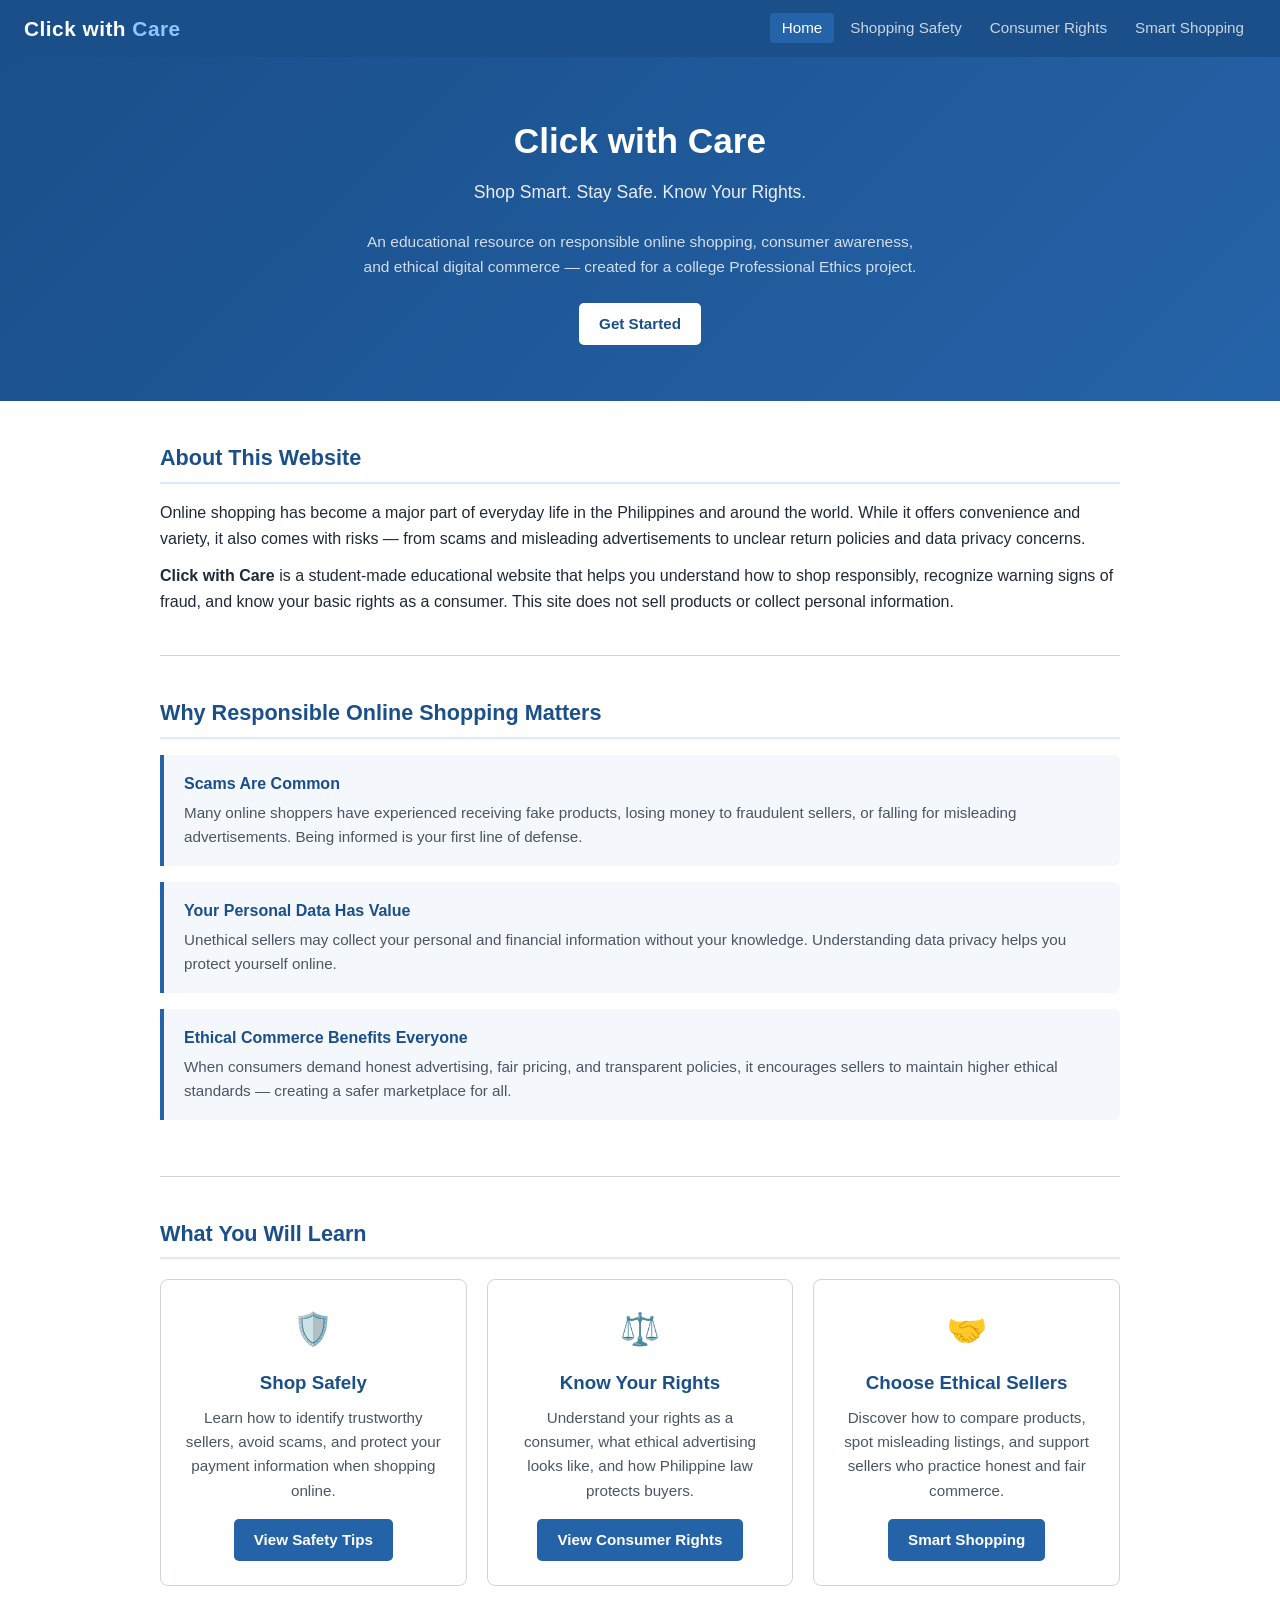
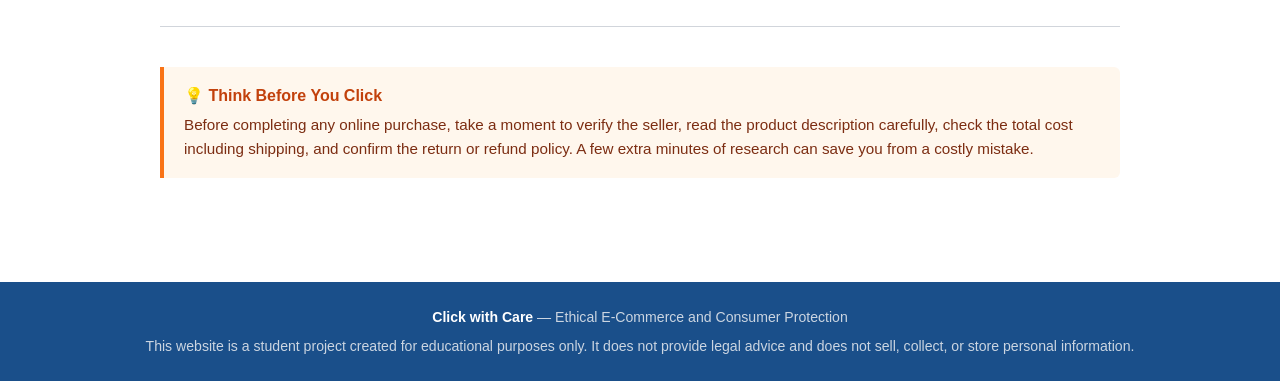
<file: index.html>
<!DOCTYPE html>
<html lang="en">
<head>
  <meta charset="UTF-8" />
  <meta name="viewport" content="width=device-width, initial-scale=1.0" />
  <title>Click with Care — Home</title>
  <link rel="stylesheet" href="style.css" />
</head>
<body>

  <!-- Navigation -->
  <nav class="navbar" role="navigation" aria-label="Main navigation">
    <a href="index.html" class="navbar-brand">Click with <span>Care</span></a>
    <button class="nav-toggle" id="nav-toggle" aria-controls="nav-links" aria-expanded="false" aria-label="Toggle navigation">☰</button>
    <ul class="nav-links" id="nav-links">
      <li><a href="index.html">Home</a></li>
      <li><a href="safety.html">Shopping Safety</a></li>
      <li><a href="rights.html">Consumer Rights</a></li>
      <li><a href="smart-shopping.html">Smart Shopping</a></li>
    </ul>
  </nav>

  <!-- Hero -->
  <header class="hero">
    <h1>Click with Care</h1>
    <p>Shop Smart. Stay Safe. Know Your Rights.</p>
    <p style="font-size:0.97rem; opacity:0.8; max-width:560px; margin:0 auto 1.5rem;">
      An educational resource on responsible online shopping, consumer awareness, and ethical digital commerce — created for a college Professional Ethics project.
    </p>
    <a href="safety.html" class="btn btn-white">Get Started</a>
  </header>

  <main>
    <div class="container">

      <!-- Introduction -->
      <section class="section">
        <h2 class="section-title">About This Website</h2>
        <p>
          Online shopping has become a major part of everyday life in the Philippines and around the world.
          While it offers convenience and variety, it also comes with risks — from scams and misleading advertisements
          to unclear return policies and data privacy concerns.
        </p>
        <p style="margin-top:0.75rem;">
          <strong>Click with Care</strong> is a student-made educational website that helps you understand how to shop
          responsibly, recognize warning signs of fraud, and know your basic rights as a consumer. This site does not
          sell products or collect personal information.
        </p>
      </section>

      <!-- Why It Matters -->
      <section class="section">
        <h2 class="section-title">Why Responsible Online Shopping Matters</h2>
        <div class="info-box">
          <h4>Scams Are Common</h4>
          <p>Many online shoppers have experienced receiving fake products, losing money to fraudulent sellers, or falling for misleading advertisements. Being informed is your first line of defense.</p>
        </div>
        <div class="info-box">
          <h4>Your Personal Data Has Value</h4>
          <p>Unethical sellers may collect your personal and financial information without your knowledge. Understanding data privacy helps you protect yourself online.</p>
        </div>
        <div class="info-box">
          <h4>Ethical Commerce Benefits Everyone</h4>
          <p>When consumers demand honest advertising, fair pricing, and transparent policies, it encourages sellers to maintain higher ethical standards — creating a safer marketplace for all.</p>
        </div>
      </section>

      <!-- Feature Cards -->
      <section class="section">
        <h2 class="section-title">What You Will Learn</h2>
        <div class="card-grid">

          <div class="card">
            <div class="card-icon" aria-hidden="true">🛡️</div>
            <h3>Shop Safely</h3>
            <p>Learn how to identify trustworthy sellers, avoid scams, and protect your payment information when shopping online.</p>
            <a href="safety.html" class="btn btn-primary" style="margin-top:1rem;">View Safety Tips</a>
          </div>

          <div class="card">
            <div class="card-icon" aria-hidden="true">⚖️</div>
            <h3>Know Your Rights</h3>
            <p>Understand your rights as a consumer, what ethical advertising looks like, and how Philippine law protects buyers.</p>
            <a href="rights.html" class="btn btn-primary" style="margin-top:1rem;">View Consumer Rights</a>
          </div>

          <div class="card">
            <div class="card-icon" aria-hidden="true">🤝</div>
            <h3>Choose Ethical Sellers</h3>
            <p>Discover how to compare products, spot misleading listings, and support sellers who practice honest and fair commerce.</p>
            <a href="smart-shopping.html" class="btn btn-primary" style="margin-top:1rem;">Smart Shopping</a>
          </div>

        </div>
      </section>

      <!-- Reminder -->
      <section class="section">
        <div class="warning-box">
          <h4>💡 Think Before You Click</h4>
          <p>
            Before completing any online purchase, take a moment to verify the seller, read the product description carefully,
            check the total cost including shipping, and confirm the return or refund policy. A few extra minutes of research
            can save you from a costly mistake.
          </p>
        </div>
      </section>

    </div>
  </main>

  <!-- Footer -->
  <footer>
    <p><strong>Click with Care</strong> — Ethical E-Commerce and Consumer Protection</p>
    <p style="margin-top:0.4rem;">
      This website is a student project created for educational purposes only. It does not provide legal advice
      and does not sell, collect, or store personal information.
    </p>
  </footer>

  <script src="script.js"></script>
  <script src="https://cdn.botpress.cloud/webchat/v5.0/inject.js"></script>
<script src="https://files.bpcontent.cloud/2026/11/10/14/20261110140737-JMUNE6JF.js" defer></script>
</body>
</html>
</file>
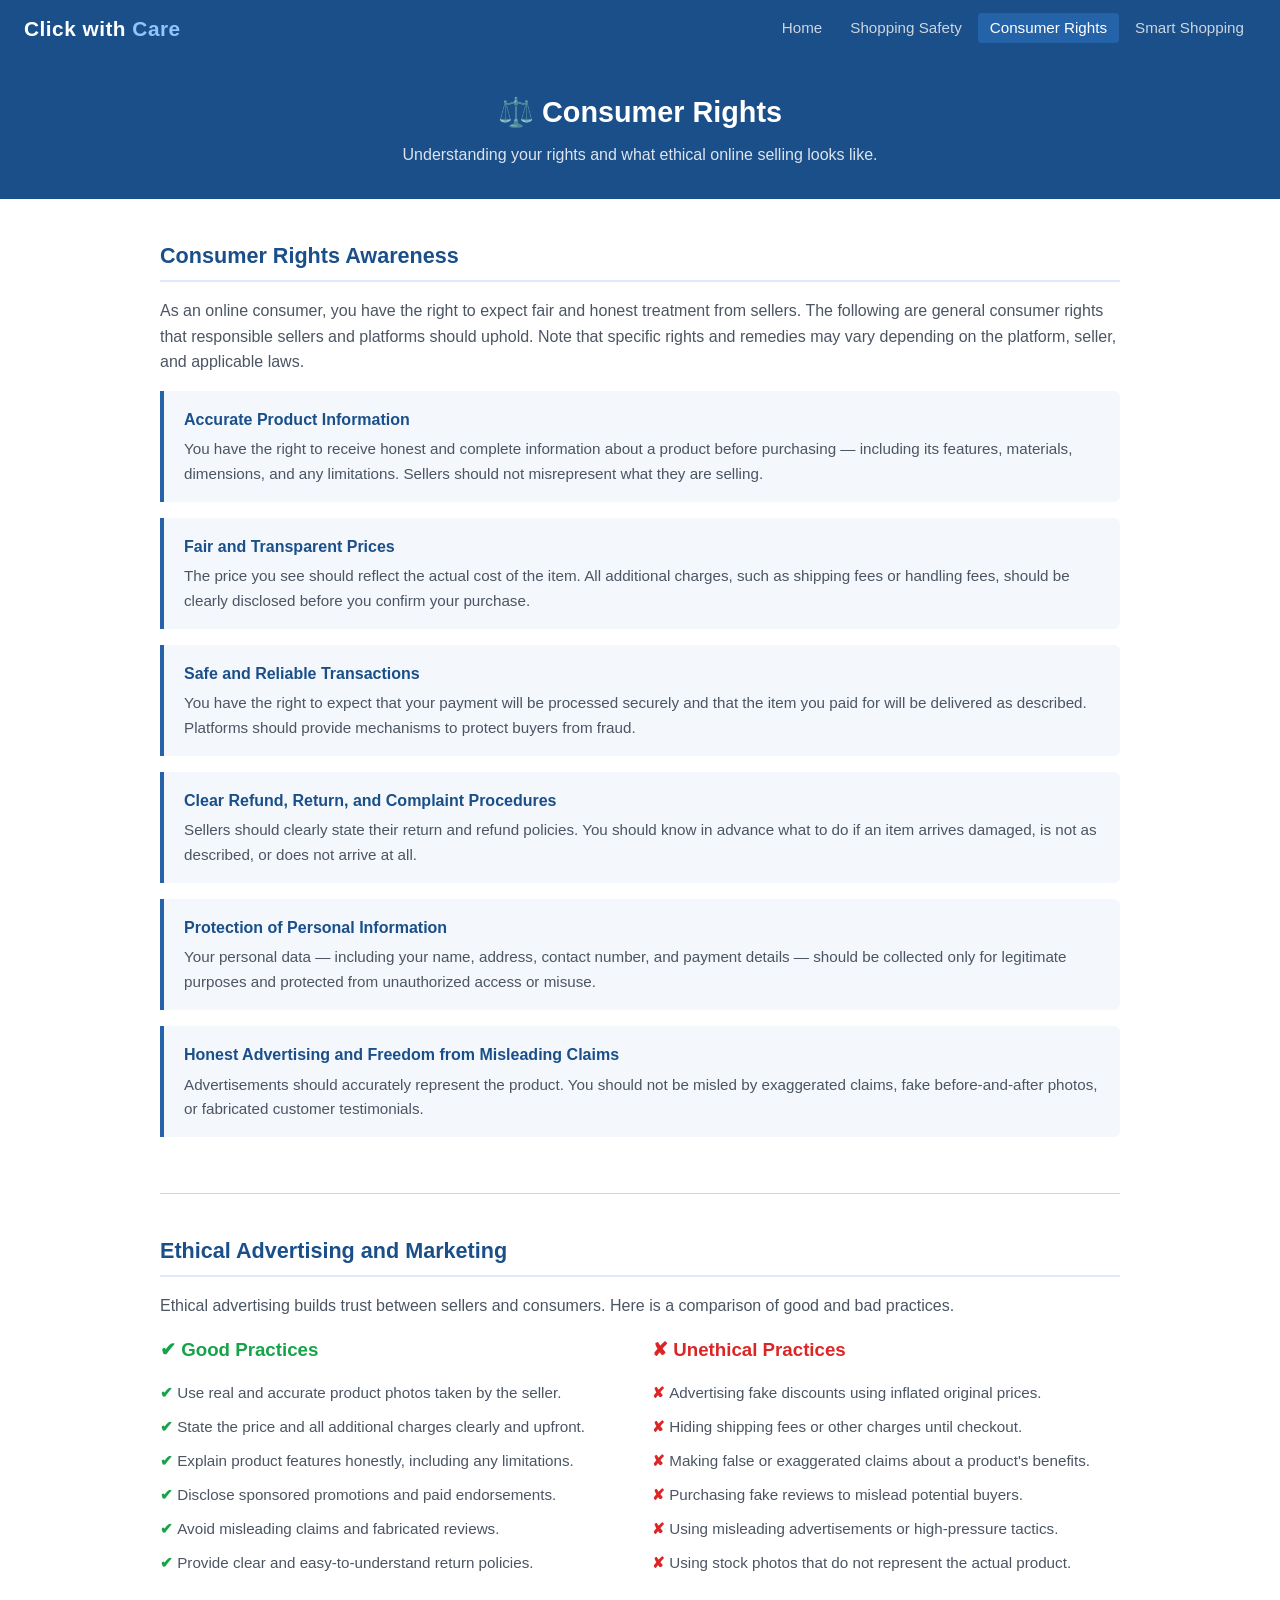
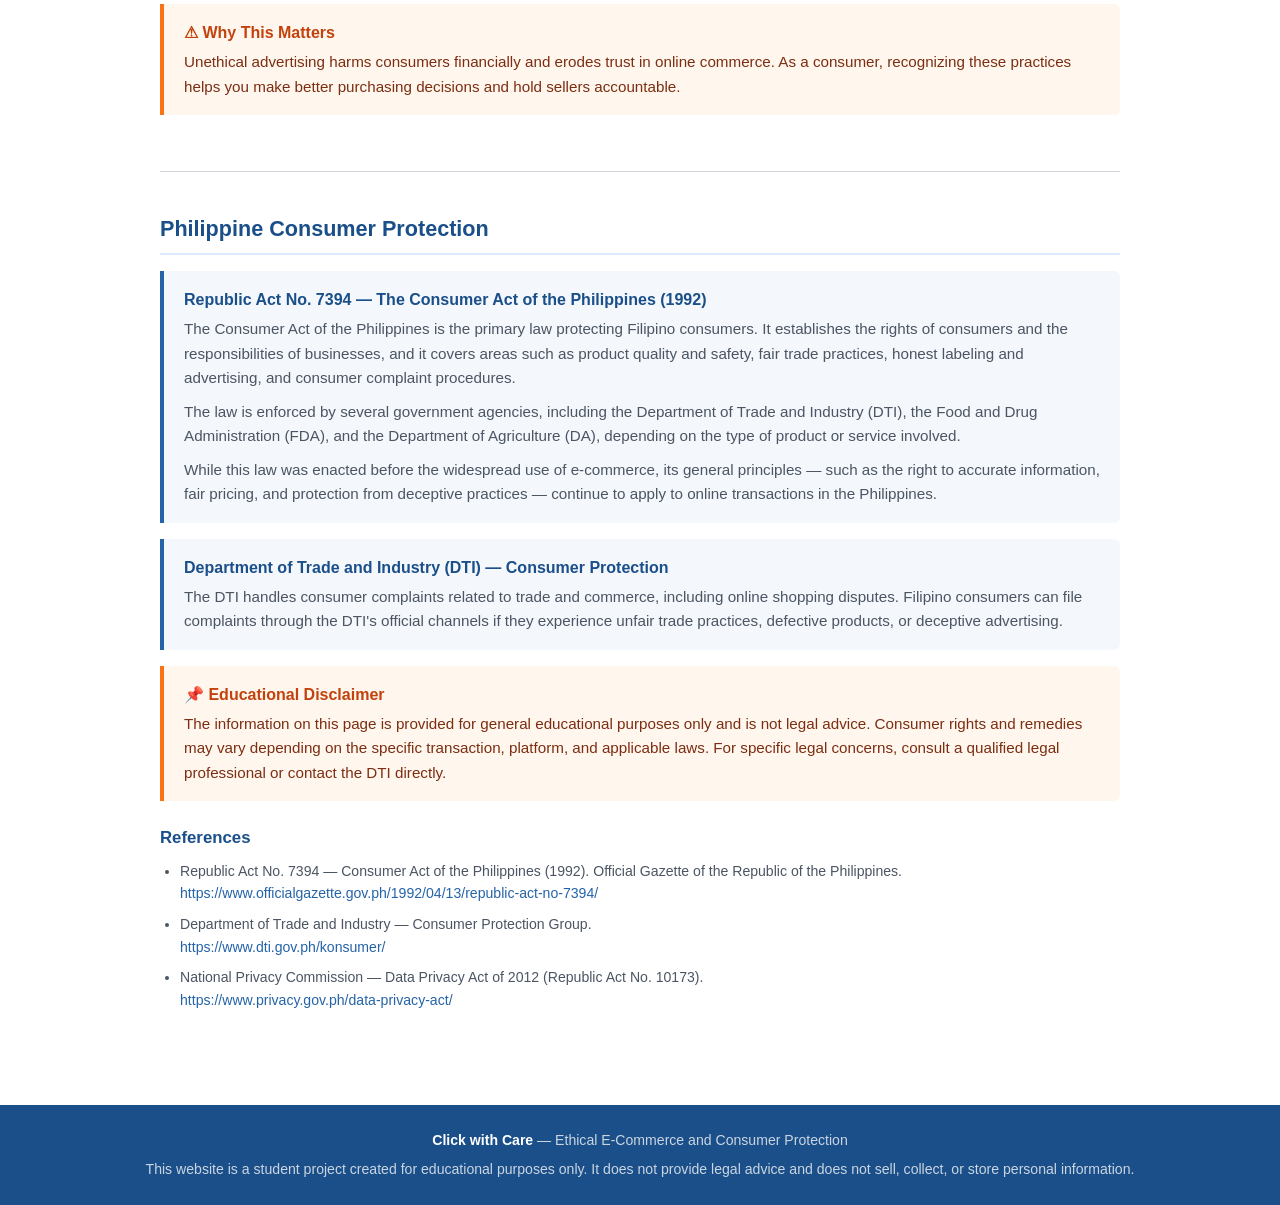
<file: rights.html>
<!DOCTYPE html>
<html lang="en">
<head>
  <meta charset="UTF-8" />
  <meta name="viewport" content="width=device-width, initial-scale=1.0" />
  <title>Click with Care — Consumer Rights</title>
  <link rel="stylesheet" href="style.css" />
</head>
<body>

  <!-- Navigation -->
  <nav class="navbar" role="navigation" aria-label="Main navigation">
    <a href="index.html" class="navbar-brand">Click with <span>Care</span></a>
    <button class="nav-toggle" id="nav-toggle" aria-controls="nav-links" aria-expanded="false" aria-label="Toggle navigation">☰</button>
    <ul class="nav-links" id="nav-links">
      <li><a href="index.html">Home</a></li>
      <li><a href="safety.html">Shopping Safety</a></li>
      <li><a href="rights.html">Consumer Rights</a></li>
      <li><a href="smart-shopping.html">Smart Shopping</a></li>
    </ul>
  </nav>

  <!-- Page Header -->
  <header class="page-header">
    <h1>⚖️ Consumer Rights</h1>
    <p>Understanding your rights and what ethical online selling looks like.</p>
  </header>

  <main>
    <div class="container">

      <!-- Consumer Rights Awareness -->
      <section class="section">
        <h2 class="section-title">Consumer Rights Awareness</h2>
        <p style="margin-bottom:1rem; color:var(--gray-text);">
          As an online consumer, you have the right to expect fair and honest treatment from sellers.
          The following are general consumer rights that responsible sellers and platforms should uphold.
          Note that specific rights and remedies may vary depending on the platform, seller, and applicable laws.
        </p>

        <div class="info-box">
          <h4>Accurate Product Information</h4>
          <p>You have the right to receive honest and complete information about a product before purchasing — including its features, materials, dimensions, and any limitations. Sellers should not misrepresent what they are selling.</p>
        </div>

        <div class="info-box">
          <h4>Fair and Transparent Prices</h4>
          <p>The price you see should reflect the actual cost of the item. All additional charges, such as shipping fees or handling fees, should be clearly disclosed before you confirm your purchase.</p>
        </div>

        <div class="info-box">
          <h4>Safe and Reliable Transactions</h4>
          <p>You have the right to expect that your payment will be processed securely and that the item you paid for will be delivered as described. Platforms should provide mechanisms to protect buyers from fraud.</p>
        </div>

        <div class="info-box">
          <h4>Clear Refund, Return, and Complaint Procedures</h4>
          <p>Sellers should clearly state their return and refund policies. You should know in advance what to do if an item arrives damaged, is not as described, or does not arrive at all.</p>
        </div>

        <div class="info-box">
          <h4>Protection of Personal Information</h4>
          <p>Your personal data — including your name, address, contact number, and payment details — should be collected only for legitimate purposes and protected from unauthorized access or misuse.</p>
        </div>

        <div class="info-box">
          <h4>Honest Advertising and Freedom from Misleading Claims</h4>
          <p>Advertisements should accurately represent the product. You should not be misled by exaggerated claims, fake before-and-after photos, or fabricated customer testimonials.</p>
        </div>
      </section>

      <!-- Ethical Advertising -->
      <section class="section">
        <h2 class="section-title">Ethical Advertising and Marketing</h2>
        <p style="margin-bottom:1rem; color:var(--gray-text);">
          Ethical advertising builds trust between sellers and consumers. Here is a comparison of good and bad practices.
        </p>

        <div class="two-col">
          <div>
            <h3 style="color:var(--success); margin-bottom:0.75rem;">✔ Good Practices</h3>
            <ul class="check-list">
              <li>Use real and accurate product photos taken by the seller.</li>
              <li>State the price and all additional charges clearly and upfront.</li>
              <li>Explain product features honestly, including any limitations.</li>
              <li>Disclose sponsored promotions and paid endorsements.</li>
              <li>Avoid misleading claims and fabricated reviews.</li>
              <li>Provide clear and easy-to-understand return policies.</li>
            </ul>
          </div>
          <div>
            <h3 style="color:var(--danger); margin-bottom:0.75rem;">✘ Unethical Practices</h3>
            <ul class="warn-list">
              <li>Advertising fake discounts using inflated original prices.</li>
              <li>Hiding shipping fees or other charges until checkout.</li>
              <li>Making false or exaggerated claims about a product's benefits.</li>
              <li>Purchasing fake reviews to mislead potential buyers.</li>
              <li>Using misleading advertisements or high-pressure tactics.</li>
              <li>Using stock photos that do not represent the actual product.</li>
            </ul>
          </div>
        </div>

        <div class="warning-box" style="margin-top:1.5rem;">
          <h4>⚠ Why This Matters</h4>
          <p>Unethical advertising harms consumers financially and erodes trust in online commerce. As a consumer, recognizing these practices helps you make better purchasing decisions and hold sellers accountable.</p>
        </div>
      </section>

      <!-- Philippine Consumer Protection -->
      <section class="section">
        <h2 class="section-title">Philippine Consumer Protection</h2>

        <div class="info-box">
          <h4>Republic Act No. 7394 — The Consumer Act of the Philippines (1992)</h4>
          <p>
            The Consumer Act of the Philippines is the primary law protecting Filipino consumers. It establishes the rights of consumers and the responsibilities of businesses, and it covers areas such as product quality and safety, fair trade practices, honest labeling and advertising, and consumer complaint procedures.
          </p>
          <p style="margin-top:0.6rem;">
            The law is enforced by several government agencies, including the Department of Trade and Industry (DTI), the Food and Drug Administration (FDA), and the Department of Agriculture (DA), depending on the type of product or service involved.
          </p>
          <p style="margin-top:0.6rem;">
            While this law was enacted before the widespread use of e-commerce, its general principles — such as the right to accurate information, fair pricing, and protection from deceptive practices — continue to apply to online transactions in the Philippines.
          </p>
        </div>

        <div class="info-box" style="margin-top:1rem;">
          <h4>Department of Trade and Industry (DTI) — Consumer Protection</h4>
          <p>
            The DTI handles consumer complaints related to trade and commerce, including online shopping disputes. Filipino consumers can file complaints through the DTI's official channels if they experience unfair trade practices, defective products, or deceptive advertising.
          </p>
        </div>

        <div class="warning-box" style="margin-top:1rem;">
          <h4>📌 Educational Disclaimer</h4>
          <p>The information on this page is provided for general educational purposes only and is not legal advice. Consumer rights and remedies may vary depending on the specific transaction, platform, and applicable laws. For specific legal concerns, consult a qualified legal professional or contact the DTI directly.</p>
        </div>

        <!-- References -->
        <h3 style="margin-top:1.5rem; color:var(--blue-dark); font-size:1.05rem;">References</h3>
        <ul class="references" style="margin-top:0.5rem; padding-left:1.25rem;">
          <li>
            Republic Act No. 7394 — Consumer Act of the Philippines (1992). Official Gazette of the Republic of the Philippines.<br>
            <a href="https://www.officialgazette.gov.ph/1992/04/13/republic-act-no-7394/" target="_blank" rel="noopener noreferrer">https://www.officialgazette.gov.ph/1992/04/13/republic-act-no-7394/</a>
          </li>
          <li style="margin-top:0.5rem;">
            Department of Trade and Industry — Consumer Protection Group.<br>
            <a href="https://www.dti.gov.ph/konsumer/" target="_blank" rel="noopener noreferrer">https://www.dti.gov.ph/konsumer/</a>
          </li>
          <li style="margin-top:0.5rem;">
            National Privacy Commission — Data Privacy Act of 2012 (Republic Act No. 10173).<br>
            <a href="https://www.privacy.gov.ph/data-privacy-act/" target="_blank" rel="noopener noreferrer">https://www.privacy.gov.ph/data-privacy-act/</a>
          </li>
        </ul>
      </section>

    </div>
  </main>

  <!-- Footer -->
  <footer>
    <p><strong>Click with Care</strong> — Ethical E-Commerce and Consumer Protection</p>
    <p style="margin-top:0.4rem;">
      This website is a student project created for educational purposes only. It does not provide legal advice
      and does not sell, collect, or store personal information.
    </p>
  </footer>

  <script src="script.js"></script>
</body>
</html>
</file>
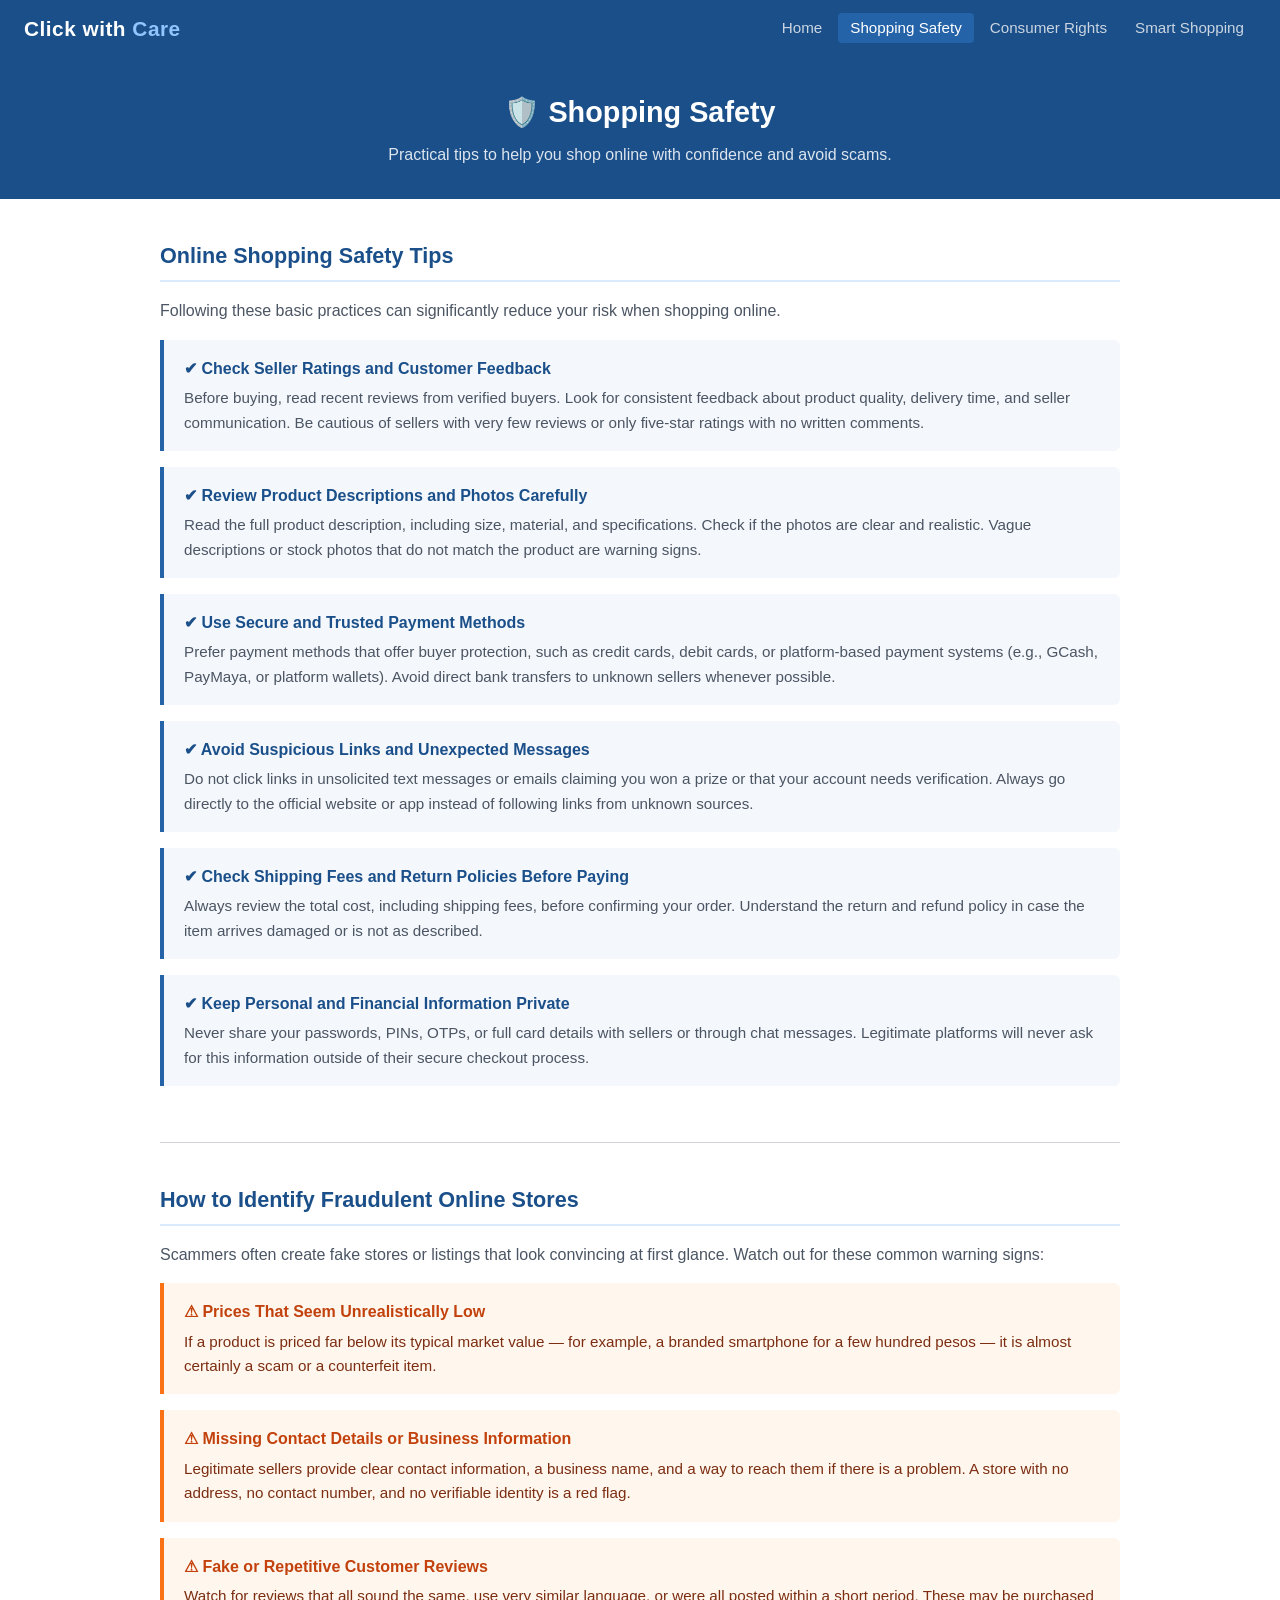
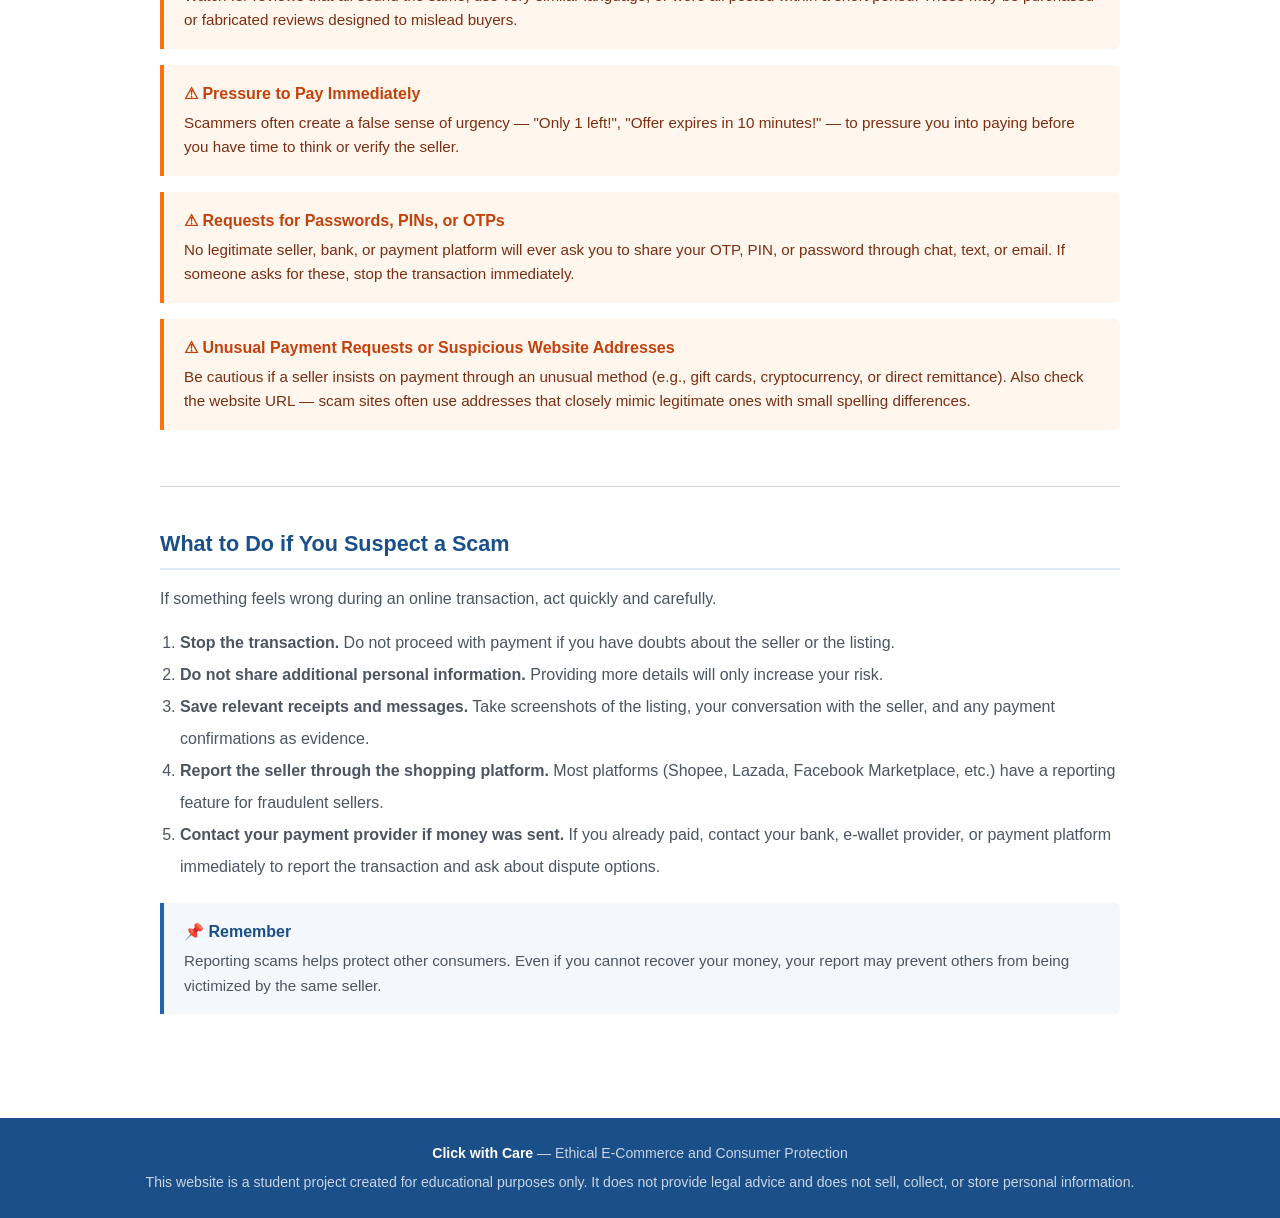
<file: safety.html>
<!DOCTYPE html>
<html lang="en">
<head>
  <meta charset="UTF-8" />
  <meta name="viewport" content="width=device-width, initial-scale=1.0" />
  <title>Click with Care — Shopping Safety</title>
  <link rel="stylesheet" href="style.css" />
</head>
<body>

  <!-- Navigation -->
  <nav class="navbar" role="navigation" aria-label="Main navigation">
    <a href="index.html" class="navbar-brand">Click with <span>Care</span></a>
    <button class="nav-toggle" id="nav-toggle" aria-controls="nav-links" aria-expanded="false" aria-label="Toggle navigation">☰</button>
    <ul class="nav-links" id="nav-links">
      <li><a href="index.html">Home</a></li>
      <li><a href="safety.html">Shopping Safety</a></li>
      <li><a href="rights.html">Consumer Rights</a></li>
      <li><a href="smart-shopping.html">Smart Shopping</a></li>
    </ul>
  </nav>

  <!-- Page Header -->
  <header class="page-header">
    <h1>🛡️ Shopping Safety</h1>
    <p>Practical tips to help you shop online with confidence and avoid scams.</p>
  </header>

  <main>
    <div class="container">

      <!-- Safety Tips -->
      <section class="section">
        <h2 class="section-title">Online Shopping Safety Tips</h2>
        <p style="margin-bottom:1rem; color:var(--gray-text);">
          Following these basic practices can significantly reduce your risk when shopping online.
        </p>

        <div class="info-box">
          <h4>✔ Check Seller Ratings and Customer Feedback</h4>
          <p>Before buying, read recent reviews from verified buyers. Look for consistent feedback about product quality, delivery time, and seller communication. Be cautious of sellers with very few reviews or only five-star ratings with no written comments.</p>
        </div>

        <div class="info-box">
          <h4>✔ Review Product Descriptions and Photos Carefully</h4>
          <p>Read the full product description, including size, material, and specifications. Check if the photos are clear and realistic. Vague descriptions or stock photos that do not match the product are warning signs.</p>
        </div>

        <div class="info-box">
          <h4>✔ Use Secure and Trusted Payment Methods</h4>
          <p>Prefer payment methods that offer buyer protection, such as credit cards, debit cards, or platform-based payment systems (e.g., GCash, PayMaya, or platform wallets). Avoid direct bank transfers to unknown sellers whenever possible.</p>
        </div>

        <div class="info-box">
          <h4>✔ Avoid Suspicious Links and Unexpected Messages</h4>
          <p>Do not click links in unsolicited text messages or emails claiming you won a prize or that your account needs verification. Always go directly to the official website or app instead of following links from unknown sources.</p>
        </div>

        <div class="info-box">
          <h4>✔ Check Shipping Fees and Return Policies Before Paying</h4>
          <p>Always review the total cost, including shipping fees, before confirming your order. Understand the return and refund policy in case the item arrives damaged or is not as described.</p>
        </div>

        <div class="info-box">
          <h4>✔ Keep Personal and Financial Information Private</h4>
          <p>Never share your passwords, PINs, OTPs, or full card details with sellers or through chat messages. Legitimate platforms will never ask for this information outside of their secure checkout process.</p>
        </div>
      </section>

      <!-- Fraudulent Stores -->
      <section class="section">
        <h2 class="section-title">How to Identify Fraudulent Online Stores</h2>
        <p style="margin-bottom:1rem; color:var(--gray-text);">
          Scammers often create fake stores or listings that look convincing at first glance. Watch out for these common warning signs:
        </p>

        <div class="warning-box">
          <h4>⚠ Prices That Seem Unrealistically Low</h4>
          <p>If a product is priced far below its typical market value — for example, a branded smartphone for a few hundred pesos — it is almost certainly a scam or a counterfeit item.</p>
        </div>

        <div class="warning-box">
          <h4>⚠ Missing Contact Details or Business Information</h4>
          <p>Legitimate sellers provide clear contact information, a business name, and a way to reach them if there is a problem. A store with no address, no contact number, and no verifiable identity is a red flag.</p>
        </div>

        <div class="warning-box">
          <h4>⚠ Fake or Repetitive Customer Reviews</h4>
          <p>Watch for reviews that all sound the same, use very similar language, or were all posted within a short period. These may be purchased or fabricated reviews designed to mislead buyers.</p>
        </div>

        <div class="warning-box">
          <h4>⚠ Pressure to Pay Immediately</h4>
          <p>Scammers often create a false sense of urgency — "Only 1 left!", "Offer expires in 10 minutes!" — to pressure you into paying before you have time to think or verify the seller.</p>
        </div>

        <div class="warning-box">
          <h4>⚠ Requests for Passwords, PINs, or OTPs</h4>
          <p>No legitimate seller, bank, or payment platform will ever ask you to share your OTP, PIN, or password through chat, text, or email. If someone asks for these, stop the transaction immediately.</p>
        </div>

        <div class="warning-box">
          <h4>⚠ Unusual Payment Requests or Suspicious Website Addresses</h4>
          <p>Be cautious if a seller insists on payment through an unusual method (e.g., gift cards, cryptocurrency, or direct remittance). Also check the website URL — scam sites often use addresses that closely mimic legitimate ones with small spelling differences.</p>
        </div>
      </section>

      <!-- What to Do -->
      <section class="section">
        <h2 class="section-title">What to Do if You Suspect a Scam</h2>
        <p style="margin-bottom:1rem; color:var(--gray-text);">
          If something feels wrong during an online transaction, act quickly and carefully.
        </p>

        <ol style="padding-left:1.25rem; color:var(--gray-text); line-height:2;">
          <li><strong>Stop the transaction.</strong> Do not proceed with payment if you have doubts about the seller or the listing.</li>
          <li><strong>Do not share additional personal information.</strong> Providing more details will only increase your risk.</li>
          <li><strong>Save relevant receipts and messages.</strong> Take screenshots of the listing, your conversation with the seller, and any payment confirmations as evidence.</li>
          <li><strong>Report the seller through the shopping platform.</strong> Most platforms (Shopee, Lazada, Facebook Marketplace, etc.) have a reporting feature for fraudulent sellers.</li>
          <li><strong>Contact your payment provider if money was sent.</strong> If you already paid, contact your bank, e-wallet provider, or payment platform immediately to report the transaction and ask about dispute options.</li>
        </ol>

        <div class="info-box" style="margin-top:1.25rem;">
          <h4>📌 Remember</h4>
          <p>Reporting scams helps protect other consumers. Even if you cannot recover your money, your report may prevent others from being victimized by the same seller.</p>
        </div>
      </section>

    </div>
  </main>

  <!-- Footer -->
  <footer>
    <p><strong>Click with Care</strong> — Ethical E-Commerce and Consumer Protection</p>
    <p style="margin-top:0.4rem;">
      This website is a student project created for educational purposes only. It does not provide legal advice
      and does not sell, collect, or store personal information.
    </p>
  </footer>

  <script src="script.js"></script>
</body>
</html>
</file>
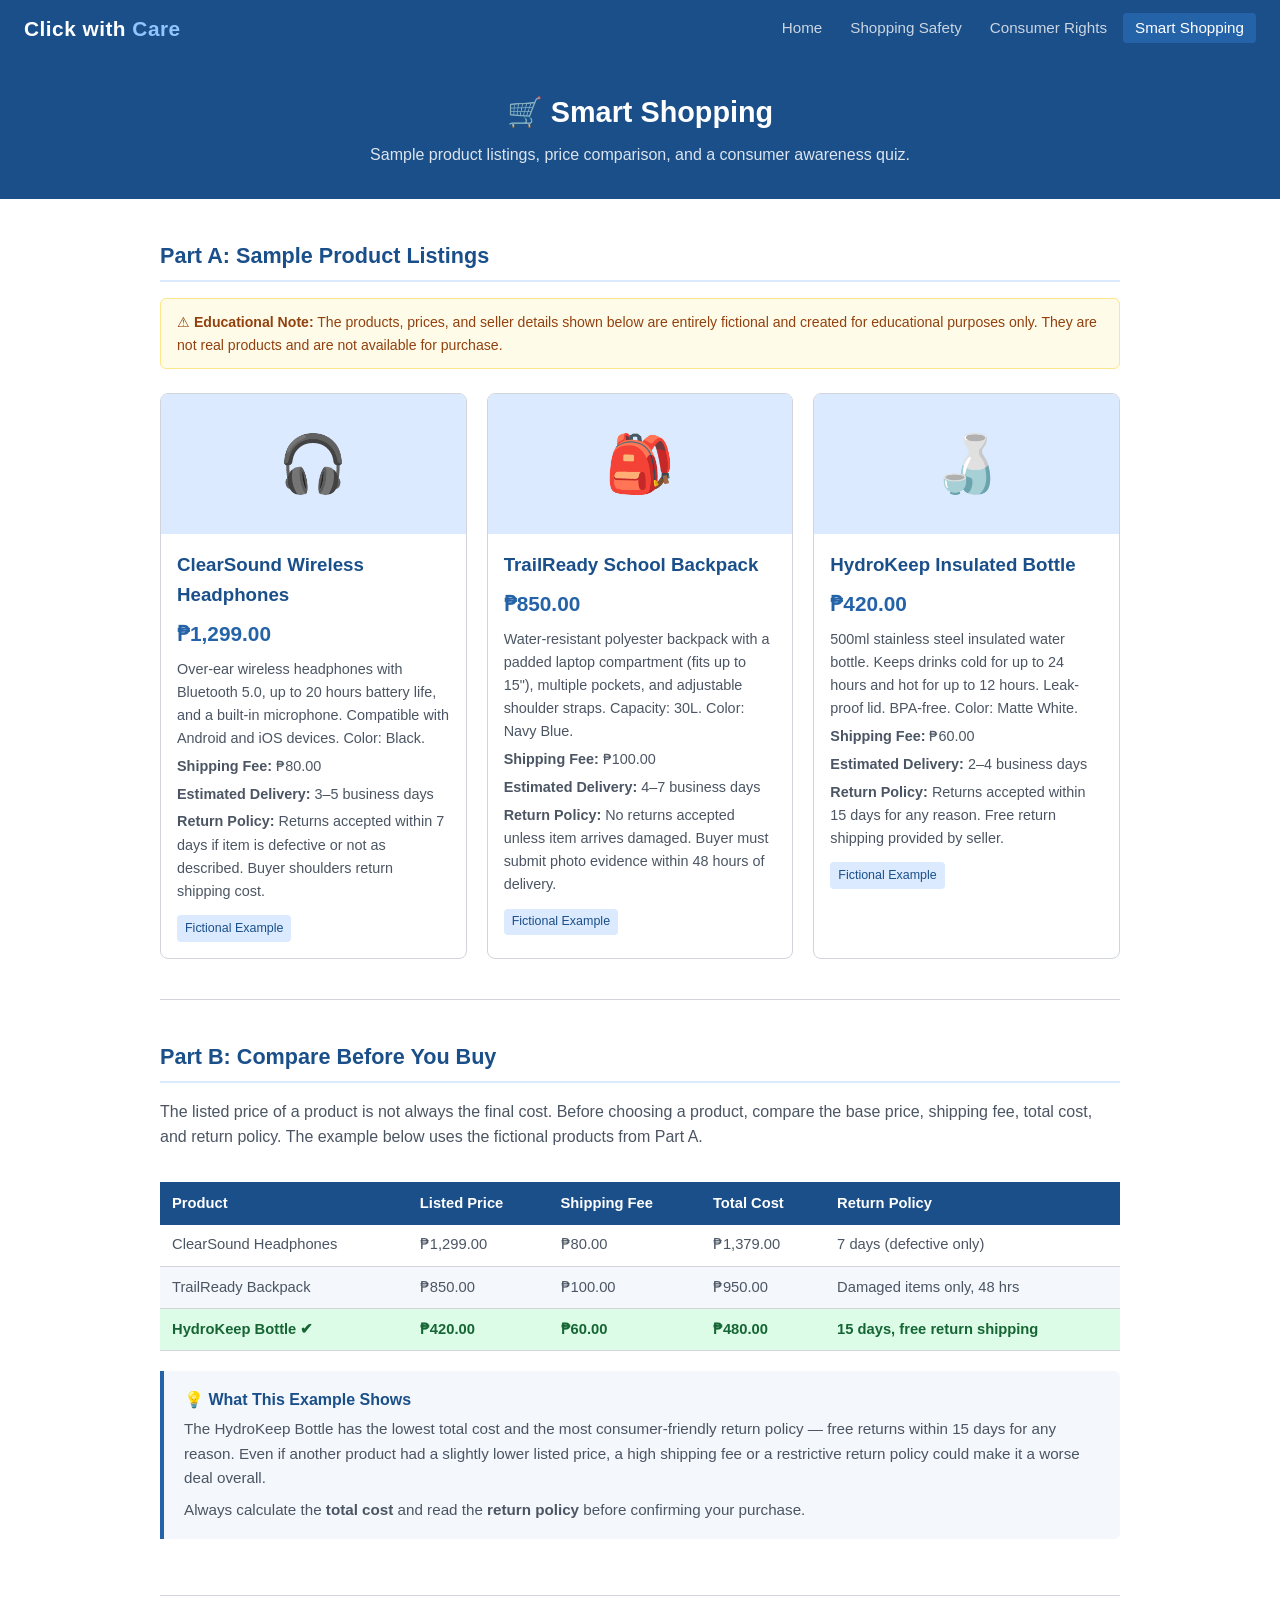
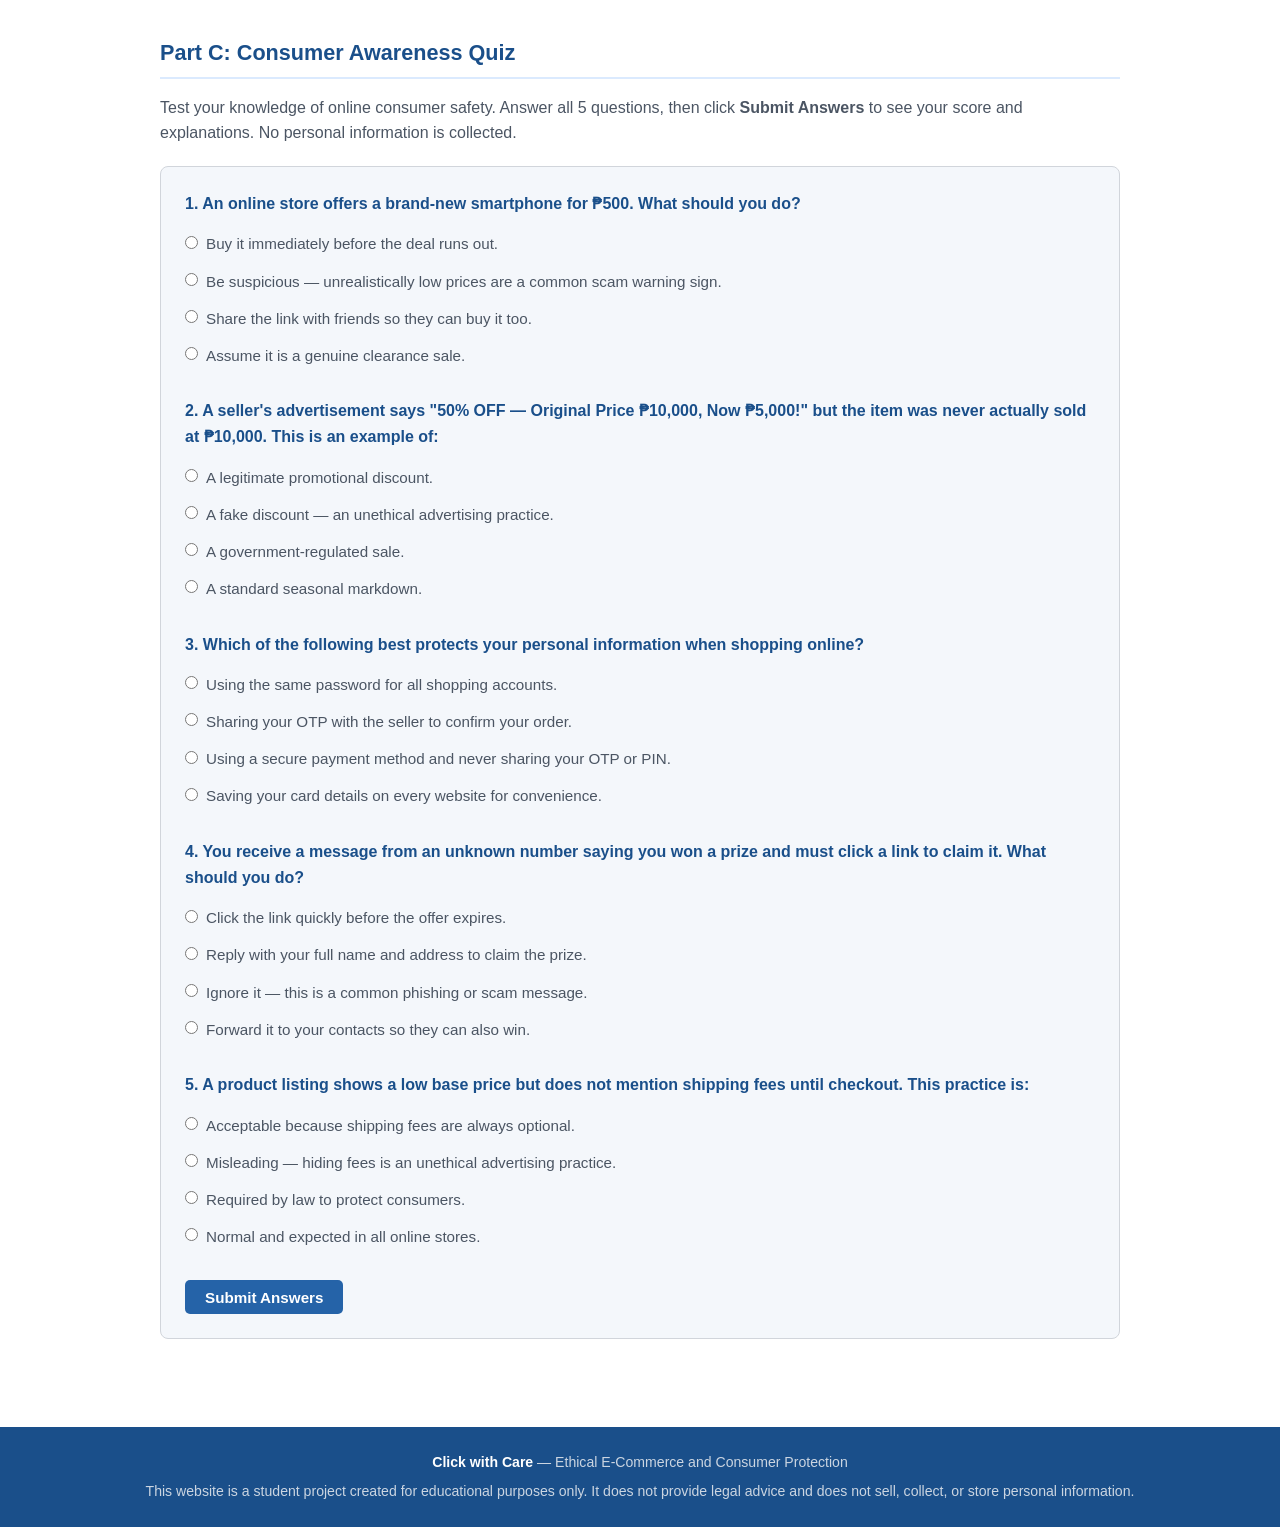
<file: smart-shopping.html>
<!DOCTYPE html>
<html lang="en">
<head>
  <meta charset="UTF-8" />
  <meta name="viewport" content="width=device-width, initial-scale=1.0" />
  <title>Click with Care — Smart Shopping</title>
  <link rel="stylesheet" href="style.css" />
</head>
<body>

  <!-- Navigation -->
  <nav class="navbar" role="navigation" aria-label="Main navigation">
    <a href="index.html" class="navbar-brand">Click with <span>Care</span></a>
    <button class="nav-toggle" id="nav-toggle" aria-controls="nav-links" aria-expanded="false" aria-label="Toggle navigation">☰</button>
    <ul class="nav-links" id="nav-links">
      <li><a href="index.html">Home</a></li>
      <li><a href="safety.html">Shopping Safety</a></li>
      <li><a href="rights.html">Consumer Rights</a></li>
      <li><a href="smart-shopping.html">Smart Shopping</a></li>
    </ul>
  </nav>

  <!-- Page Header -->
  <header class="page-header">
    <h1>🛒 Smart Shopping</h1>
    <p>Sample product listings, price comparison, and a consumer awareness quiz.</p>
  </header>

  <main>
    <div class="container">

      <!-- Part A: Sample Product Listings -->
      <section class="section">
        <h2 class="section-title">Part A: Sample Product Listings</h2>

        <div class="fictional-note" role="note">
          ⚠ <strong>Educational Note:</strong> The products, prices, and seller details shown below are entirely fictional and created for educational purposes only. They are not real products and are not available for purchase.
        </div>

        <div class="card-grid">

          <!-- Product 1: Headphones -->
          <div class="product-card">
            <div class="product-img" aria-label="Illustration of wireless headphones">🎧</div>
            <div class="product-body">
              <h3>ClearSound Wireless Headphones</h3>
              <div class="product-price">₱1,299.00</div>
              <p>Over-ear wireless headphones with Bluetooth 5.0, up to 20 hours battery life, and a built-in microphone. Compatible with Android and iOS devices. Color: Black.</p>
              <p><strong>Shipping Fee:</strong> ₱80.00</p>
              <p><strong>Estimated Delivery:</strong> 3–5 business days</p>
              <p><strong>Return Policy:</strong> Returns accepted within 7 days if item is defective or not as described. Buyer shoulders return shipping cost.</p>
              <span class="product-tag">Fictional Example</span>
            </div>
          </div>

          <!-- Product 2: Backpack -->
          <div class="product-card">
            <div class="product-img" aria-label="Illustration of a school backpack">🎒</div>
            <div class="product-body">
              <h3>TrailReady School Backpack</h3>
              <div class="product-price">₱850.00</div>
              <p>Water-resistant polyester backpack with a padded laptop compartment (fits up to 15"), multiple pockets, and adjustable shoulder straps. Capacity: 30L. Color: Navy Blue.</p>
              <p><strong>Shipping Fee:</strong> ₱100.00</p>
              <p><strong>Estimated Delivery:</strong> 4–7 business days</p>
              <p><strong>Return Policy:</strong> No returns accepted unless item arrives damaged. Buyer must submit photo evidence within 48 hours of delivery.</p>
              <span class="product-tag">Fictional Example</span>
            </div>
          </div>

          <!-- Product 3: Water Bottle -->
          <div class="product-card">
            <div class="product-img" aria-label="Illustration of a stainless steel water bottle">🍶</div>
            <div class="product-body">
              <h3>HydroKeep Insulated Bottle</h3>
              <div class="product-price">₱420.00</div>
              <p>500ml stainless steel insulated water bottle. Keeps drinks cold for up to 24 hours and hot for up to 12 hours. Leak-proof lid. BPA-free. Color: Matte White.</p>
              <p><strong>Shipping Fee:</strong> ₱60.00</p>
              <p><strong>Estimated Delivery:</strong> 2–4 business days</p>
              <p><strong>Return Policy:</strong> Returns accepted within 15 days for any reason. Free return shipping provided by seller.</p>
              <span class="product-tag">Fictional Example</span>
            </div>
          </div>

        </div>
      </section>

      <!-- Part B: Compare Before You Buy -->
      <section class="section">
        <h2 class="section-title">Part B: Compare Before You Buy</h2>
        <p style="color:var(--gray-text); margin-bottom:1rem;">
          The listed price of a product is not always the final cost. Before choosing a product, compare the base price, shipping fee, total cost, and return policy. The example below uses the fictional products from Part A.
        </p>

        <div style="overflow-x:auto;">
          <table class="compare-table" aria-label="Product comparison table">
            <thead>
              <tr>
                <th>Product</th>
                <th>Listed Price</th>
                <th>Shipping Fee</th>
                <th>Total Cost</th>
                <th>Return Policy</th>
              </tr>
            </thead>
            <tbody>
              <tr>
                <td>ClearSound Headphones</td>
                <td>₱1,299.00</td>
                <td>₱80.00</td>
                <td>₱1,379.00</td>
                <td>7 days (defective only)</td>
              </tr>
              <tr>
                <td>TrailReady Backpack</td>
                <td>₱850.00</td>
                <td>₱100.00</td>
                <td>₱950.00</td>
                <td>Damaged items only, 48 hrs</td>
              </tr>
              <tr class="highlight">
                <td>HydroKeep Bottle ✔</td>
                <td>₱420.00</td>
                <td>₱60.00</td>
                <td>₱480.00</td>
                <td>15 days, free return shipping</td>
              </tr>
            </tbody>
          </table>
        </div>

        <div class="info-box" style="margin-top:1.25rem;">
          <h4>💡 What This Example Shows</h4>
          <p>
            The HydroKeep Bottle has the lowest total cost and the most consumer-friendly return policy — free returns within 15 days for any reason. Even if another product had a slightly lower listed price, a high shipping fee or a restrictive return policy could make it a worse deal overall.
          </p>
          <p style="margin-top:0.5rem;">
            Always calculate the <strong>total cost</strong> and read the <strong>return policy</strong> before confirming your purchase.
          </p>
        </div>
      </section>

      <!-- Part C: Quiz -->
      <section class="section">
        <h2 class="section-title">Part C: Consumer Awareness Quiz</h2>
        <p style="color:var(--gray-text); margin-bottom:1.25rem;">
          Test your knowledge of online consumer safety. Answer all 5 questions, then click <strong>Submit Answers</strong> to see your score and explanations. No personal information is collected.
        </p>

        <div class="quiz-box">
          <!-- Questions are injected here by script.js -->
          <form id="quiz-form" aria-label="Consumer awareness quiz" novalidate></form>

          <div style="margin-top:1rem; display:flex; gap:0.75rem; flex-wrap:wrap;">
            <button class="btn btn-primary" id="quiz-submit" type="button">Submit Answers</button>
            <button class="btn btn-outline"  id="quiz-retry"  type="button" style="display:none;">Retry Quiz</button>
          </div>

          <!-- Score and feedback appear here -->
          <div id="quiz-result" role="alert" aria-live="polite"></div>
        </div>
      </section>

    </div>
  </main>

  <!-- Footer -->
  <footer>
    <p><strong>Click with Care</strong> — Ethical E-Commerce and Consumer Protection</p>
    <p style="margin-top:0.4rem;">
      This website is a student project created for educational purposes only. It does not provide legal advice
      and does not sell, collect, or store personal information.
    </p>
  </footer>

  <script src="script.js"></script>
</body>
</html>
</file>
<file: style.css>
/* =============================================
   Click with Care - Shared Stylesheet
   ============================================= */

:root {
  --blue-dark:  #1a4f8a;
  --blue-mid:   #2563a8;
  --blue-light: #dbeafe;
  --white:      #ffffff;
  --gray-light: #f4f7fb;
  --gray-text:  #4b5563;
  --border:     #d1d5db;
  --danger:     #dc2626;
  --success:    #16a34a;
}

/* --- Base --- */
*, *::before, *::after { box-sizing: border-box; margin: 0; padding: 0; }

body {
  font-family: 'Segoe UI', Arial, sans-serif;
  font-size: 1rem;
  color: #1f2937;
  background: var(--white);
  line-height: 1.6;
}

a { color: var(--blue-mid); text-decoration: none; }
a:hover { text-decoration: underline; }
a:focus-visible { outline: 2px solid var(--blue-mid); outline-offset: 2px; }

img { max-width: 100%; height: auto; display: block; }

/* --- Navbar --- */
.navbar {
  background: var(--blue-dark);
  padding: 0.75rem 1.5rem;
  display: flex;
  align-items: center;
  justify-content: space-between;
  flex-wrap: wrap;
  gap: 0.5rem;
  position: sticky;
  top: 0;
  z-index: 100;
}

.navbar-brand {
  color: var(--white);
  font-size: 1.3rem;
  font-weight: 700;
  letter-spacing: 0.5px;
}

.navbar-brand span { color: #93c5fd; }

.nav-links {
  list-style: none;
  display: flex;
  gap: 0.25rem;
  flex-wrap: wrap;
}

.nav-links a {
  color: #cbd5e1;
  padding: 0.4rem 0.75rem;
  border-radius: 4px;
  font-size: 0.95rem;
  transition: background 0.2s, color 0.2s;
}

.nav-links a:hover,
.nav-links a.active {
  background: var(--blue-mid);
  color: var(--white);
  text-decoration: none;
}

/* Hamburger */
.nav-toggle {
  display: none;
  background: none;
  border: 1px solid #93c5fd;
  color: var(--white);
  padding: 0.35rem 0.6rem;
  border-radius: 4px;
  cursor: pointer;
  font-size: 1.1rem;
}

/* --- Hero --- */
.hero {
  background: linear-gradient(135deg, var(--blue-dark) 0%, var(--blue-mid) 100%);
  color: var(--white);
  text-align: center;
  padding: 3.5rem 1.5rem;
}

.hero h1 { font-size: 2.2rem; margin-bottom: 0.5rem; }
.hero p  { font-size: 1.1rem; opacity: 0.9; max-width: 600px; margin: 0 auto 1.5rem; }

/* --- Page Header (inner pages) --- */
.page-header {
  background: var(--blue-dark);
  color: var(--white);
  padding: 2rem 1.5rem;
  text-align: center;
}

.page-header h1 { font-size: 1.8rem; }
.page-header p  { opacity: 0.85; margin-top: 0.4rem; }

/* --- Layout --- */
.container {
  max-width: 1000px;
  margin: 0 auto;
  padding: 0 1.25rem;
}

.section { padding: 2.5rem 0; }
.section + .section { border-top: 1px solid var(--border); }

.section-title {
  font-size: 1.35rem;
  color: var(--blue-dark);
  margin-bottom: 1rem;
  padding-bottom: 0.4rem;
  border-bottom: 2px solid var(--blue-light);
}

/* --- Cards --- */
.card-grid {
  display: grid;
  grid-template-columns: repeat(auto-fit, minmax(240px, 1fr));
  gap: 1.25rem;
  margin-top: 1.25rem;
}

.card {
  background: var(--white);
  border: 1px solid var(--border);
  border-radius: 8px;
  padding: 1.5rem;
  text-align: center;
}

.card-icon {
  font-size: 2rem;
  margin-bottom: 0.75rem;
}

.card h3 { color: var(--blue-dark); margin-bottom: 0.5rem; }
.card p  { color: var(--gray-text); font-size: 0.95rem; }

/* --- Buttons --- */
.btn {
  display: inline-block;
  padding: 0.55rem 1.25rem;
  border-radius: 5px;
  font-size: 0.95rem;
  font-weight: 600;
  cursor: pointer;
  border: none;
  transition: opacity 0.2s;
}

.btn:hover { opacity: 0.88; text-decoration: none; }

.btn-primary { background: var(--blue-mid); color: var(--white); }
.btn-outline  { background: transparent; border: 2px solid var(--blue-mid); color: var(--blue-mid); }
.btn-white    { background: var(--white); color: var(--blue-dark); }

/* --- Info Boxes --- */
.info-box {
  background: var(--gray-light);
  border-left: 4px solid var(--blue-mid);
  border-radius: 0 6px 6px 0;
  padding: 1rem 1.25rem;
  margin-bottom: 1rem;
}

.info-box h4 { color: var(--blue-dark); margin-bottom: 0.3rem; }
.info-box p  { color: var(--gray-text); font-size: 0.95rem; }

.warning-box {
  background: #fff7ed;
  border-left: 4px solid #f97316;
  border-radius: 0 6px 6px 0;
  padding: 1rem 1.25rem;
  margin-bottom: 1rem;
}

.warning-box h4 { color: #c2410c; margin-bottom: 0.3rem; }
.warning-box p  { color: #7c2d12; font-size: 0.95rem; }

/* --- Lists --- */
ul.check-list, ul.warn-list {
  list-style: none;
  padding: 0;
  margin-top: 0.5rem;
}

ul.check-list li::before { content: "✔ "; color: var(--success); font-weight: 700; }
ul.warn-list  li::before { content: "✘ "; color: var(--danger);  font-weight: 700; }

ul.check-list li,
ul.warn-list  li {
  padding: 0.3rem 0;
  color: var(--gray-text);
  font-size: 0.95rem;
}

/* --- Two-column layout --- */
.two-col {
  display: grid;
  grid-template-columns: 1fr 1fr;
  gap: 1.5rem;
  margin-top: 1rem;
}

/* --- Product Cards --- */
.product-card {
  background: var(--white);
  border: 1px solid var(--border);
  border-radius: 8px;
  overflow: hidden;
}

.product-img {
  background: var(--blue-light);
  height: 140px;
  display: flex;
  align-items: center;
  justify-content: center;
  font-size: 3.5rem;
}

.product-body { padding: 1rem; }
.product-body h3 { color: var(--blue-dark); margin-bottom: 0.4rem; }
.product-price { font-size: 1.3rem; font-weight: 700; color: var(--blue-mid); margin-bottom: 0.5rem; }
.product-body p { font-size: 0.9rem; color: var(--gray-text); margin-bottom: 0.3rem; }
.product-tag {
  display: inline-block;
  background: var(--blue-light);
  color: var(--blue-dark);
  font-size: 0.78rem;
  padding: 0.2rem 0.5rem;
  border-radius: 4px;
  margin-top: 0.5rem;
}

.fictional-note {
  background: #fefce8;
  border: 1px solid #fde68a;
  border-radius: 6px;
  padding: 0.75rem 1rem;
  font-size: 0.88rem;
  color: #92400e;
  margin-bottom: 1.5rem;
}

/* --- Compare Table --- */
.compare-table {
  width: 100%;
  border-collapse: collapse;
  font-size: 0.92rem;
  margin-top: 1rem;
}

.compare-table th {
  background: var(--blue-dark);
  color: var(--white);
  padding: 0.6rem 0.75rem;
  text-align: left;
}

.compare-table td {
  padding: 0.55rem 0.75rem;
  border-bottom: 1px solid var(--border);
  color: var(--gray-text);
}

.compare-table tr:nth-child(even) td { background: var(--gray-light); }
.compare-table .highlight td { background: #dcfce7; color: #166534; font-weight: 600; }

/* --- Quiz --- */
.quiz-box {
  background: var(--gray-light);
  border: 1px solid var(--border);
  border-radius: 8px;
  padding: 1.5rem;
}

.quiz-question {
  margin-bottom: 1.5rem;
}

.quiz-question p {
  font-weight: 600;
  color: var(--blue-dark);
  margin-bottom: 0.6rem;
}

.quiz-question label {
  display: flex;
  align-items: flex-start;
  gap: 0.5rem;
  padding: 0.4rem 0;
  cursor: pointer;
  font-size: 0.95rem;
  color: var(--gray-text);
}

.quiz-question input[type="radio"] { margin-top: 0.2rem; flex-shrink: 0; }

#quiz-result {
  margin-top: 1.25rem;
  padding: 1rem 1.25rem;
  border-radius: 6px;
  display: none;
}

#quiz-result.show { display: block; }
#quiz-result.pass { background: #dcfce7; border: 1px solid #86efac; color: #166534; }
#quiz-result.fail { background: #fee2e2; border: 1px solid #fca5a5; color: #991b1b; }

.answer-feedback {
  margin-top: 1rem;
  font-size: 0.9rem;
}

.answer-feedback .correct { color: var(--success); font-weight: 600; }
.answer-feedback .wrong   { color: var(--danger);  font-weight: 600; }
.answer-feedback .explain { color: var(--gray-text); margin-left: 1rem; }

/* --- References --- */
.references { font-size: 0.88rem; color: var(--gray-text); }
.references li { margin-bottom: 0.4rem; }
.references a  { color: var(--blue-mid); }

/* --- Footer --- */
footer {
  background: var(--blue-dark);
  color: #cbd5e1;
  text-align: center;
  padding: 1.5rem 1rem;
  font-size: 0.88rem;
  margin-top: 3rem;
}

footer strong { color: var(--white); }

/* --- Responsive --- */
@media (max-width: 700px) {
  .nav-toggle { display: block; }

  .nav-links {
    display: none;
    flex-direction: column;
    width: 100%;
    gap: 0;
  }

  .nav-links.open { display: flex; }
  .nav-links a { padding: 0.6rem 0.75rem; border-radius: 0; border-top: 1px solid #2d5fa0; }

  .hero h1 { font-size: 1.6rem; }
  .two-col  { grid-template-columns: 1fr; }

  .compare-table { font-size: 0.82rem; }
  .compare-table th,
  .compare-table td { padding: 0.45rem 0.5rem; }
}
</file>
